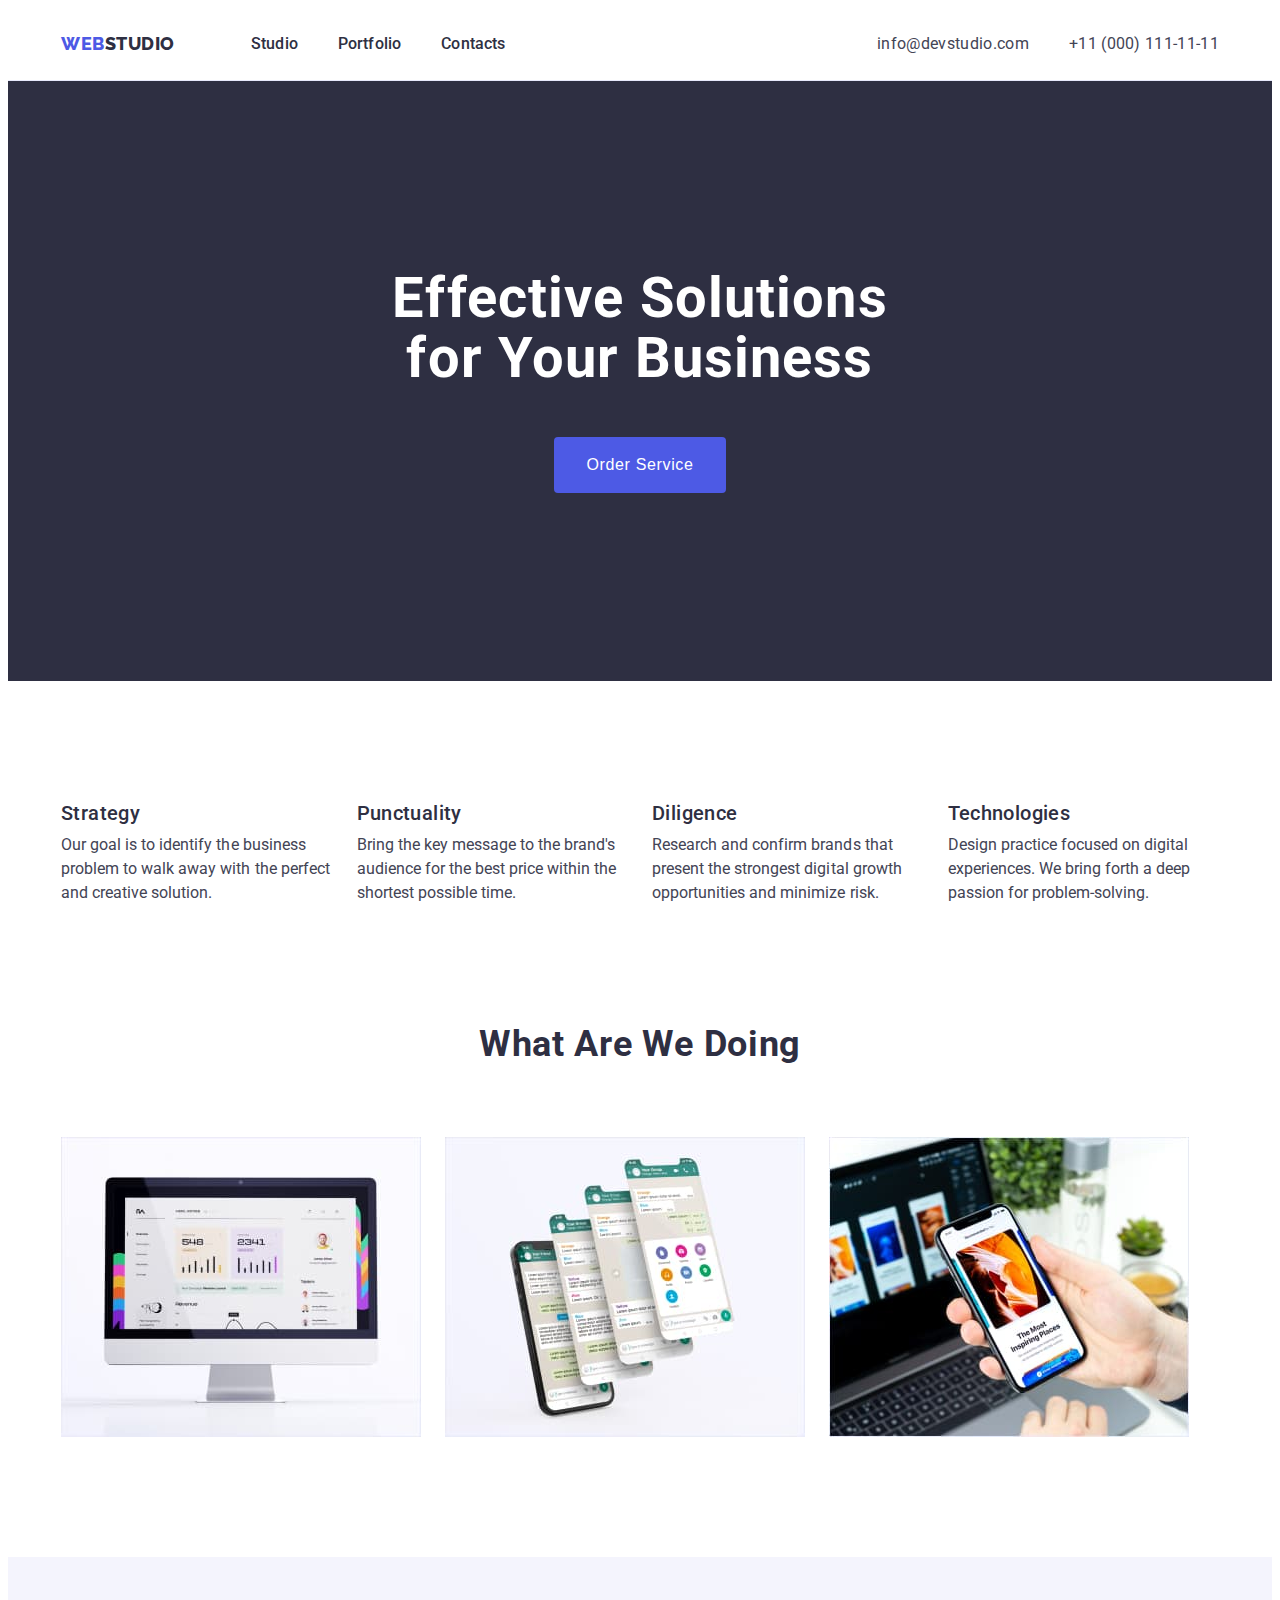
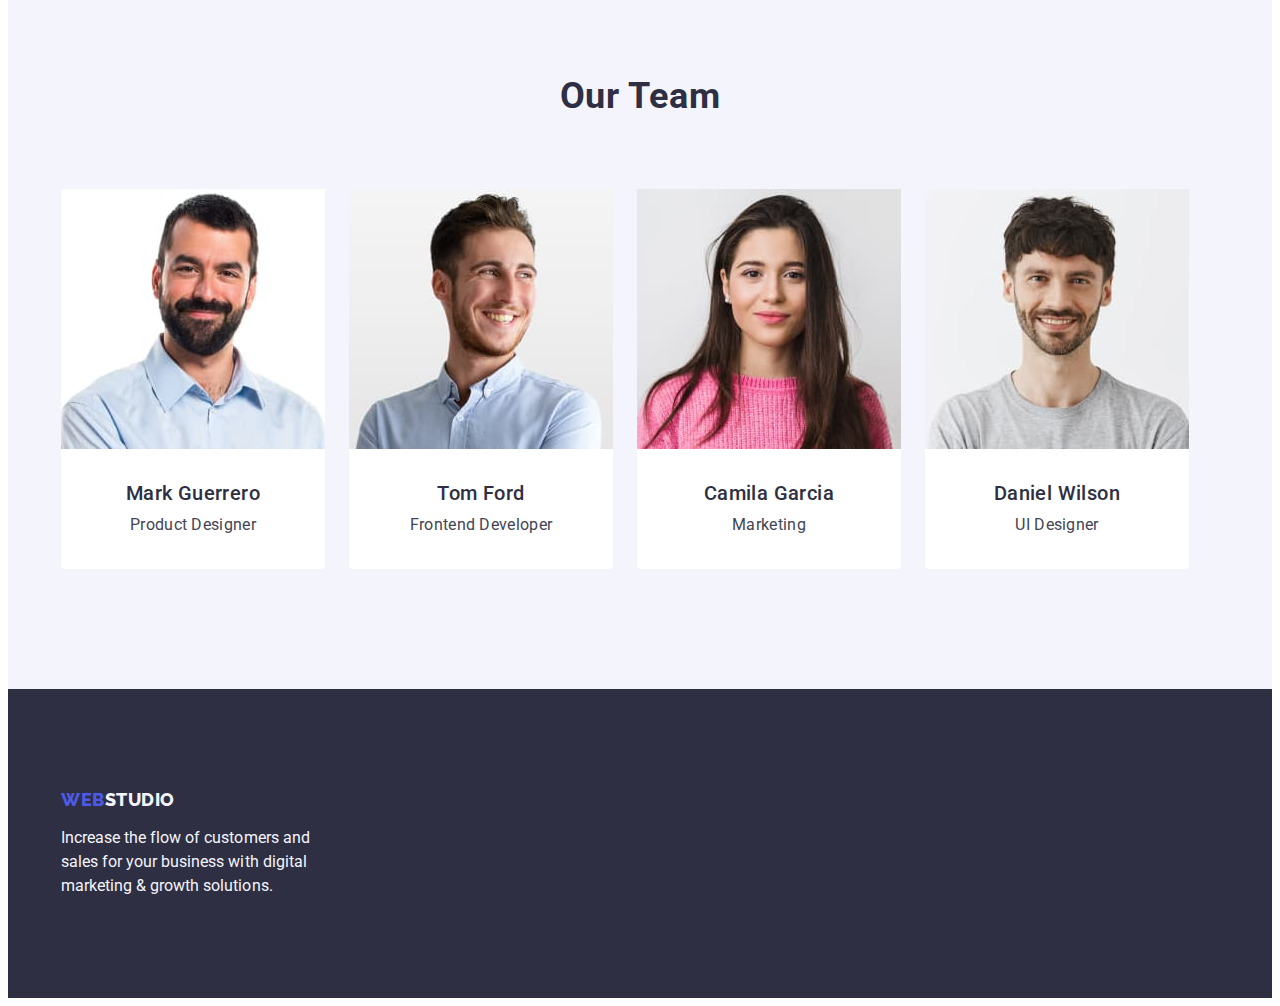
<file: index.html>
<!DOCTYPE html>
<html lang="en">
  <head>
    <meta charset="UTF-8" />
    <meta http-equiv="X-UA-Compatible" content="IE=edge" />
    <meta name="viewport" content="width=device-width, initial-scale=1.0" />
    <link rel="preconnect" href="https://fonts.googleapis.com" />
    <link rel="preconnect" href="https://fonts.gstatic.com" crossorigin />
    <link
      rel="stylesheet"
      href="https://cdnjs.cloudflare.com/ajax/libs/modern-normalize/2.0.0/modern-normalize.min.css"
      integrity="sha512-4xo8blKMVCiXpTaLzQSLSw3KFOVPWhm/TRtuPVc4WG6kUgjH6J03IBuG7JZPkcWMxJ5huwaBpOpnwYElP/m6wg=="
      crossorigin="anonymous"
      referrerpolicy="no-referrer" />
    <link
      href="https://fonts.googleapis.com/css2?family=Raleway:wght@800&family=Roboto:wght@400;500;700&display=swap"
      rel="stylesheet" />
    <link rel="stylesheet" href="./css/styles.css" />
    <title>WebStudio</title>
  </head>

  <body>
    <!-- ! HEADER -->

    <header class="header">
      <div class="container header-container">
        <nav class="nav">
          <a class="logo link logo_header-link" href="./index.html"
            >Web<span class="logo_header">Studio</span></a
          >
          <ul class="list nav-list">
            <li class="nav-list_item">
              <a class="link nav-list_link" href="./index.html">Studio</a>
            </li>
            <li class="nav-list_item">
              <a class="link nav-list_link" href="./portfolio.html"
                >Portfolio</a
              >
            </li>
            <li class="nav-list_item">
              <a class="link nav-list_link" href="">Contacts</a>
            </li>
          </ul>
        </nav>
        <address class="address">
          <ul class="list address-list">
            <li class="address-item">
              <a class="link address-link" href="mailto:info@devstudio.com">
                info@devstudio.com
              </a>
            </li>
            <li class="address-item">
              <a class="link address-link" href="tel:+110001111111">
                +11 (000) 111-11-11
              </a>
            </li>
          </ul>
        </address>
      </div>
    </header>

    <!-- ! MAIN -->

    <main>
      <!-- ! Hero -->

      <section class="section hero">
        <div class="container">
          <h1 class="hero-title">Effective Solutions for Your Business</h1>
          <button class="btn hero-btn" type="button">Order Service</button>
        </div>
      </section>

      <!-- ! Features -->

      <section class="section features">
        <div class="container">
          <h2 class="section-title visually-hidden">Features</h2>

          <ul class="list features-list">
            <li class="features-item">
              <h3 class="features-subtitle">Strategy</h3>
              <p class="features-desc">
                Our goal is to identify the business problem to walk away with
                the perfect and creative solution.
              </p>
            </li>
            <li class="features-item">
              <h3 class="features-subtitle">Punctuality</h3>
              <p class="features-desc">
                Bring the key message to the brand's audience for the best price
                within the shortest possible time.
              </p>
            </li>
            <li class="features-item">
              <h3 class="features-subtitle">Diligence</h3>
              <p class="features-desc">
                Research and confirm brands that present the strongest digital
                growth opportunities and minimize risk.
              </p>
            </li>
            <li class="features-item">
              <h3 class="features-subtitle">Technologies</h3>
              <p class="features-desc">
                Design practice focused on digital experiences. We bring forth a
                deep passion for problem-solving.
              </p>
            </li>
          </ul>
        </div>
      </section>

      <!-- Duties -->

      <section class="section duties">
        <div class="container">
          <h2 class="section-title">What are we doing</h2>
          <ul class="list duties-list">
            <li class="duties-item">
              <img
                class="duties-img"
                src="./images/duties/duty1.jpg"
                alt="duty 1"
                width="360" />
            </li>
            <li class="duties-item">
              <img
                class="duties-img"
                src="./images/duties/duty2.jpg"
                alt="duty 2"
                width="360" />
            </li>
            <li class="duties-item">
              <img
                class="duties-img"
                src="./images/duties/duty3.jpg"
                alt="duty 3"
                width="360" />
            </li>
          </ul>
        </div>
      </section>

      <!-- ! Our team -->

      <section class="section team">
        <div class="container">
          <h2 class="section-title">Our Team</h2>
          <ul class="list team-list">
            <li class="team-item">
              <img
                class="team-avatar"
                src="./images/team/team1.jpg"
                alt="Mark Guerrero"
                width="264" />
              <div class="team-data">
                <h3 class="team-name">Mark Guerrero</h3>
                <p class="team-position">Product Designer</p>
              </div>
            </li>
            <li class="team-item">
              <img
                class="team-avatar"
                src="./images/team/team2.jpg"
                alt="Tom Ford"
                width="264" />
              <div class="team-data">
                <h3 class="team-name">Tom Ford</h3>
                <p class="team-position">Frontend Developer</p>
              </div>
            </li>
            <li class="team-item">
              <img
                class="team-avatar"
                src="./images/team/team3.jpg"
                alt="Camila Garcia"
                width="264" />
              <div class="team-data">
                <h3 class="team-name">Camila Garcia</h3>
                <p class="team-position">Marketing</p>
              </div>
            </li>
            <li class="team-item">
              <img
                class="team-avatar"
                src="./images/team/team4.jpg"
                alt="Daniel Wilson"
                width="264" />
              <div class="team-data">
                <h3 class="team-name">Daniel Wilson</h3>
                <p class="team-position">UI Designer</p>
              </div>
            </li>
          </ul>
        </div>
      </section>
    </main>

    <!-- ! Footer -->

    <footer class="footer">
      <div class="container">
        <a class="logo link logo-link-footer" href="./index.html"
          >Web<span class="logo_footer">Studio</span></a
        >
        <p class="footer-slogan">
          Increase the flow of customers and sales for your business with
          digital marketing & growth solutions.
        </p>
      </div>
    </footer>
  </body>
</html>
</file>
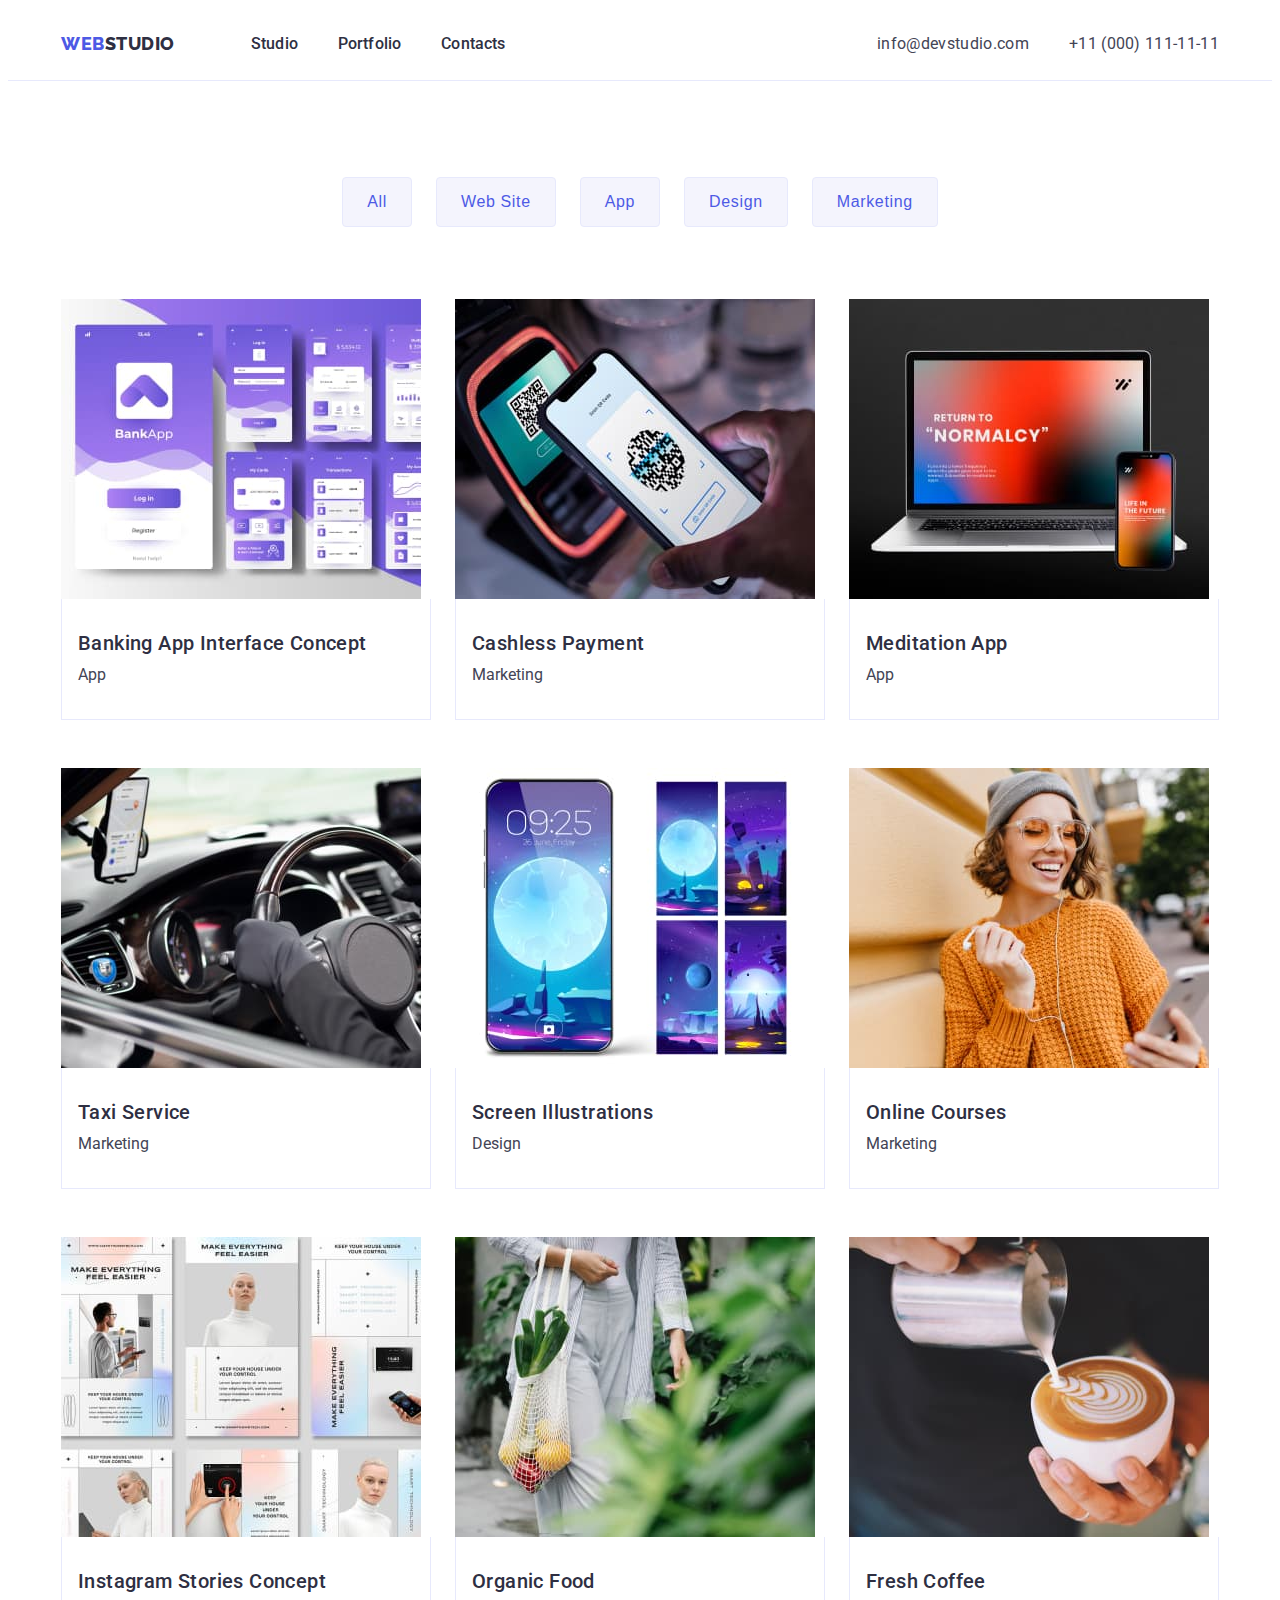
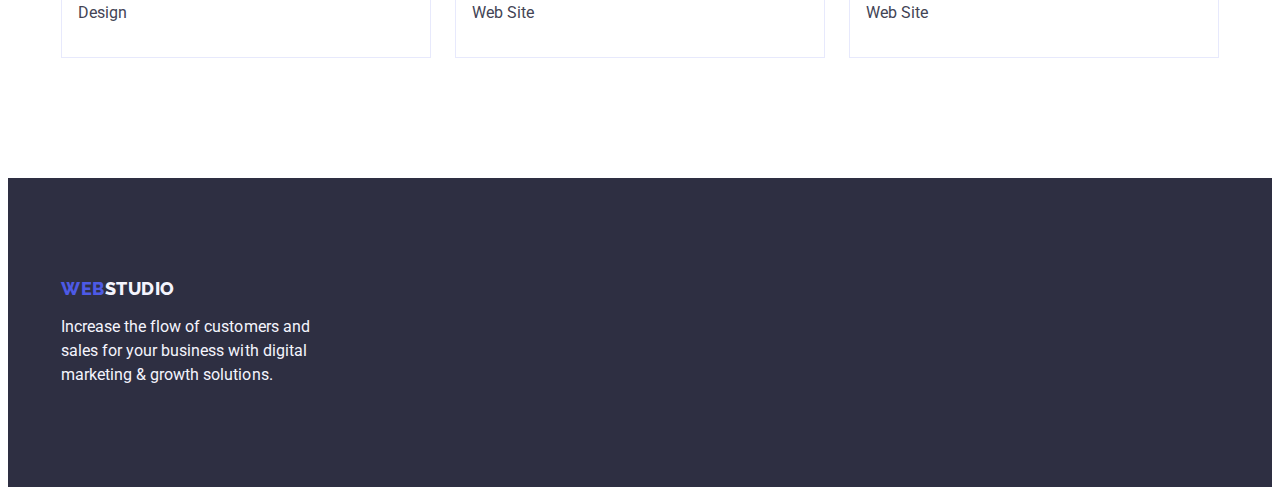
<file: portfolio.html>
<!DOCTYPE html>
<html lang="eu">
  <head>
    <meta charset="UTF-8" />
    <meta http-equiv="X-UA-Compatible" content="IE=edge" />
    <meta name="viewport" content="width=device-width, initial-scale=1.0" />
    <link rel="preconnect" href="https://fonts.googleapis.com" />
    <link rel="preconnect" href="https://fonts.gstatic.com" crossorigin />
    <link
      rel="stylesheet"
      href="https://cdnjs.cloudflare.com/ajax/libs/modern-normalize/2.0.0/modern-normalize.min.css"
      integrity="sha512-4xo8blKMVCiXpTaLzQSLSw3KFOVPWhm/TRtuPVc4WG6kUgjH6J03IBuG7JZPkcWMxJ5huwaBpOpnwYElP/m6wg=="
      crossorigin="anonymous"
      referrerpolicy="no-referrer" />
    <link
      href="https://fonts.googleapis.com/css2?family=Raleway:wght@800&family=Roboto:wght@400;500;700&display=swap"
      rel="stylesheet" />
    <link rel="stylesheet" href="./css/styles.css" />
    <title>WebStudio</title>
  </head>

  <body>
    <!-- HEADER -->

    <header class="header">
      <div class="container header-container">
        <nav class="nav">
          <a class="logo link logo_header-link" href="./index.html"
            >Web<span class="logo_header">Studio</span></a
          >
          <ul class="list nav-list">
            <li class="nav-list_item">
              <a class="link nav-list_link" href="./index.html">Studio</a>
            </li>
            <li class="nav-list_item">
              <a class="link nav-list_link" href="./portfolio.html"
                >Portfolio</a
              >
            </li>
            <li class="nav-list_item">
              <a class="link nav-list_link" href="">Contacts</a>
            </li>
          </ul>
        </nav>
        <address class="address">
          <ul class="list address-list">
            <li class="address-item">
              <a class="link address-link" href="mailto:info@devstudio.com">
                info@devstudio.com
              </a>
            </li>
            <li class="address-item">
              <a class="link address-link" href="tel:+110001111111">
                +11 (000) 111-11-11
              </a>
            </li>
          </ul>
        </address>
      </div>
    </header>

    <!-- Портфолио -->

    <main class="main">
      <section class="section-portfolio">
        <div class="container">
          <h1 class="visually-hidden">Портфолио</h1>

          <ul class="list filter">
            <li>
              <button type="button" class="btn filter-btn">All</button>
            </li>
            <li>
              <button type="button" class="btn filter-btn">Web Site</button>
            </li>
            <li>
              <button type="button" class="btn filter-btn">App</button>
            </li>
            <li>
              <button type="button" class="btn filter-btn">Design</button>
            </li>
            <li>
              <button type="button" class="btn filter-btn">Marketing</button>
            </li>
          </ul>

          <ul class="list portfolio-list">
            <li class="portfolio-item">
              <a href="" class="link portfolio-link">
                <img
                  width="360"
                  src="./images/portfolio/banking.jpeg"
                  alt="Banking App Interface Concept"
                  class="porfolio-img" />
                <div class="portfolio-data">
                  <h2 class="portfolio-subtitle">
                    Banking App Interface Concept
                  </h2>
                  <p class="portfolio-content">App</p>
                </div>
              </a>
            </li>
            <li class="portfolio-item">
              <a href="" class="link portfolio-link">
                <img
                  width="360"
                  src="./images/portfolio/payment.jpeg"
                  alt="Cashless Payment"
                  class="porfolio-img" />
                <div class="portfolio-data">
                  <h2 class="portfolio-subtitle">Cashless Payment</h2>
                  <p class="portfolio-content">Marketing</p>
                </div>
              </a>
            </li>
            <li class="portfolio-item">
              <a href="" class="link portfolio-link">
                <img
                  width="360"
                  src="./images/portfolio/app.jpeg"
                  alt="Ресторан Seafood"
                  class="porfolio-img" />
                <div class="portfolio-data">
                  <h2 class="portfolio-subtitle">Meditation App</h2>
                  <p class="portfolio-content">App</p>
                </div>
              </a>
            </li>
            <li class="portfolio-item">
              <a href="" class="link portfolio-link">
                <img
                  width="360"
                  src="./images/portfolio/taxi.jpeg"
                  alt="Taxi Service"
                  class="porfolio-img" />
                <div class="portfolio-data">
                  <h2 class="portfolio-subtitle">Taxi Service</h2>
                  <p class="portfolio-content">Marketing</p>
                </div>
              </a>
            </li>
            <li class="portfolio-item">
              <a href="" class="link portfolio-link">
                <img
                  width="360"
                  src="./images/portfolio/screen.jpeg"
                  alt="Screen Illustrations"
                  class="porfolio-img" />
                <div class="portfolio-data">
                  <h2 class="portfolio-subtitle">Screen Illustrations</h2>
                  <p class="portfolio-content">Design</p>
                </div>
              </a>
            </li>
            <li class="portfolio-item">
              <a href="" class="link portfolio-link">
                <img
                  width="360"
                  src="./images/portfolio/courses.jpeg"
                  alt="Online Courses"
                  class="porfolio-img" />
                <div class="portfolio-data">
                  <h2 class="portfolio-subtitle">Online Courses</h2>
                  <p class="portfolio-content">Marketing</p>
                </div>
              </a>
            </li>
            <li class="portfolio-item">
              <a href="" class="link portfolio-link">
                <img
                  width="360"
                  src="./images/portfolio/stories.jpeg"
                  alt="Instagram Stories Concept"
                  class="porfolio-img" />
                <div class="portfolio-data">
                  <h2 class="portfolio-subtitle">Instagram Stories Concept</h2>
                  <p class="portfolio-content">Design</p>
                </div>
              </a>
            </li>
            <li class="portfolio-item">
              <a href="" class="link portfolio-link">
                <img
                  width="360"
                  src="./images/portfolio/food.jpeg"
                  alt="Organic Food"
                  class="porfolio-img" />
                <div class="portfolio-data">
                  <h2 class="portfolio-subtitle">Organic Food</h2>
                  <p class="portfolio-content">Web Site</p>
                </div>
              </a>
            </li>
            <li class="portfolio-item">
              <a href="" class="link portfolio-link">
                <img
                  width="360"
                  src="./images/portfolio/coffee.jpeg"
                  alt="Fresh Coffee"
                  class="porfolio-img" />
                <div class="portfolio-data">
                  <h2 class="portfolio-subtitle">Fresh Coffee</h2>
                  <p class="portfolio-content">Web Site</p>
                </div>
              </a>
            </li>
          </ul>
        </div>
      </section>
    </main>

    <!-- Footer -->

    <footer class="footer">
      <div class="container">
        <a class="logo link logo-link-footer" href="./index.html"
          >Web<span class="logo_footer">Studio</span></a
        >
        <p class="footer-slogan">
          Increase the flow of customers and sales for your business with
          digital marketing & growth solutions.
        </p>
      </div>
    </footer>
  </body>
</html>
</file>
<file: css/styles.css>
:root {
  --accent: #4d5ae5;
  --white: #ffffff;
  --navyblue: #2e2f42;
  --slate: #434455;
  --cloud: #f4f4fd;
  --ocean: #404bbf;
  --cornflower: #e7e9fc;
}

/* * Global */
ul,
ol {
  padding: 0;
  margin: 0;
}
body {
  font-family: "Roboto", sans-serif;
  color: var(--slate);
  font-size: 16px;
  line-height: 1.5;
  letter-spacing: 0.02px;
  background-color: var(--white);
}

h1,
h2,
h3,
h4,
p {
  margin: 0;
}

img {
  display: block;
  max-width: 100%;
}
.link {
  text-decoration: none;
}

.list {
  list-style-type: none;
}

.btn {
  cursor: pointer;
  color: var(--white);
  font-size: 16px;
  font-weight: 500;
  line-height: 1.5;
  letter-spacing: 0.64px;
}

address {
  font-style: normal;
}

.logo {
  font-family: "Raleway", sans-serif;
  font-size: 18px;
  font-weight: 800;
  line-height: 1.17;
  letter-spacing: 0.03em;
  text-transform: uppercase;
  color: var(--accent);
}

.section {
  padding-top: 120px;
  padding-bottom: 120px;
}

.section-title {
  color: var(--navyblue);
  text-align: center;
  font-size: 36px;
  line-height: 1.11;
  letter-spacing: 0.72px;
  text-transform: capitalize;
  margin-bottom: 72px;
}

.container {
  width: 1158px;
  margin-left: auto;
  margin-right: auto;
  padding-left: 15px;
  padding-right: 15px;
}

.visually-hidden {
  position: absolute;
  width: 1px;
  height: 1px;
  margin: -1px;
  border: 0;
  padding: 0;
  white-space: nowrap;
  clip-path: inset(100%);
  clip: rect(0 0 0 0);
  overflow: hidden;
}

/* * Header */

.header {
  background-color: var(--white);
  border-bottom: 1px solid var(--cornflower);
  padding-top: 24px;
  padding-bottom: 24px;
}

.header-container {
  display: flex;
  align-items: center;
}

.nav {
  align-items: center;
  display: flex;
}
.logo_header-link {
  margin-right: 76px;
}
.logo_header {
  color: var(--navyblue);
}
.nav-list {
  display: flex;
  align-items: center;
  gap: 40px;
}
.nav-list_item {
}
.nav-list_link {
  font-size: 16px;
  font-weight: 500;
  line-height: 1.5;
  letter-spacing: 0.01em;
  color: var(--navyblue);
  padding-top: 24px;
  padding-bottom: 24px;
}
/* .nav-list_link.active {
  color: var(--ocean);
} */
.nav-list_link:hover,
.nav-list_link:focus {
  color: var(--ocean);
}

.address {
  margin-left: auto;
}
.address-list {
  display: flex;
  gap: 40px;
}
.address-item {
}
.address-link {
  font-size: 16px;
  line-height: 1.5;
  letter-spacing: 0.32px;
  color: var(--slate);
}
.address-link:hover,
.address-link:focus {
  color: var(--ocean);
}

/* ! Hero section */

.hero {
  padding-top: 188px;
  padding-bottom: 188px;
  background-color: var(--navyblue);
}

.hero-title {
  color: var(--white);
  margin: 0 auto;
  text-align: center;
  font-size: 56px;
  font-style: normal;
  font-weight: 700;
  line-height: 1.07;
  letter-spacing: 0.02em;
  margin-bottom: 48px;
  max-width: 496px;
}

.hero-btn {
  display: block;
  background: var(--accent);
  color: var(--white);
  font-size: 16px;
  font-weight: 500;
  line-height: 1.5;
  letter-spacing: 0.64px;
  margin: 0 auto;
  padding: 16px 32px;
  border-radius: 4px;
  border: none;
  min-width: 169px;
}

.hero-btn:hover,
.hero-btn:focus {
  background: var(--ocean);
}

/* ! Features */

.features {
  background-color: var(--white);
}

.features-list {
  display: flex;
  gap: 24px;
}
.features-item {
  flex-basis: calc((100% - 2 * 24px) / 3);
}
.features-subtitle {
  color: var(--navyblue);
  font-size: 20px;
  font-weight: 500;
  line-height: 1.2;
  letter-spacing: 0.4px;
  margin-bottom: 8px;
}
.features-desc {
  color: var(--slate);
}

/* ! Duties */

.duties {
  background-color: var(--white);
  padding-top: 0;
}

.duties-list {
  display: flex;
  gap: 24px;
}
.duties-item {
  flex-basis: calc((100% - 24 * 2) / 3);
}
.duties-img {
}

/* ! Our team */

.team {
  background: var(--cloud);
}
.team-list {
  display: flex;
  gap: 24px;
}
.team-item {
  background-color: var(--white);
  border-radius: 0px 0px 4px 4px;
  flex-basis: calc((100% - 24 * 3) / 4);
}
.team-avatar {
}

.team-data {
  padding-bottom: 32px;
  padding-top: 32px;
}

.team-name {
  color: var(--navyblue);
  text-align: center;
  font-size: 20px;
  font-weight: 500;
  line-height: 1.2;
  letter-spacing: 0.4px;
  margin-bottom: 8px;
}

.team-position {
  color: var(--slate);
  text-align: center;
  font-size: 16px;
  line-height: 1.5;
  letter-spacing: 0.32px;
}

/* ! Portfolio */
.section-portfolio {
  padding-top: 96px;
  padding-bottom: 120px;
}
.filter {
  display: flex;
  justify-content: center;
  gap: 24px;
  margin-bottom: 72px;
}

.filter-btn {
  color: var(--accent);
  text-align: center;
  font-size: 16px;
  font-style: normal;
  font-weight: 500;
  line-height: 1.5;
  letter-spacing: 0.64px;
  background-color: var(--cloud);
  padding: 12px 24px;
  border-radius: 4px;
  border: 1px solid var(--cornflower);
}
/* .filter-btn.active {
  background: var(--ocean);
  color: var(--white);
} */
.filter-btn:hover,
.filter-btn:focus {
  color: var(--white);
  background-color: var(--ocean);
  border: 1px solid transparent;
}

.portfolio-list {
  display: flex;
  flex-wrap: wrap;
  row-gap: 48px;
  column-gap: 24px;
}
.portfolio-item {
  flex-basis: calc((100% - 24px * 2) / 3);
}
.portfolio-link {
}
.portfolio-data {
  padding: 32px 16px;
  border-right: 1px solid var(--cornflower, #e7e9fc);
  border-left: 1px solid var(--cornflower, #e7e9fc);
  border-bottom: 1px solid var(--cornflower, #e7e9fc);
}
.portfolio-subtitle {
  color: var(--navyblue);
  font-size: 20px;
  font-weight: 500;
  line-height: 1.2;
  letter-spacing: 0.4px;
  margin-bottom: 8px;
}

.portfolio-content {
  color: var(--slate);
}

/* ! Footer  */

.footer {
  background: var(--navyblue);
  padding-top: 100px;
  padding-bottom: 100px;
}
.logo_footer {
  color: var(--cloud);
}
.logo-link-footer {
  display: inline-block;
  margin-bottom: 16px;
}

.footer-slogan {
  max-width: 264px;
  color: var(--cloud);
}
</file>
